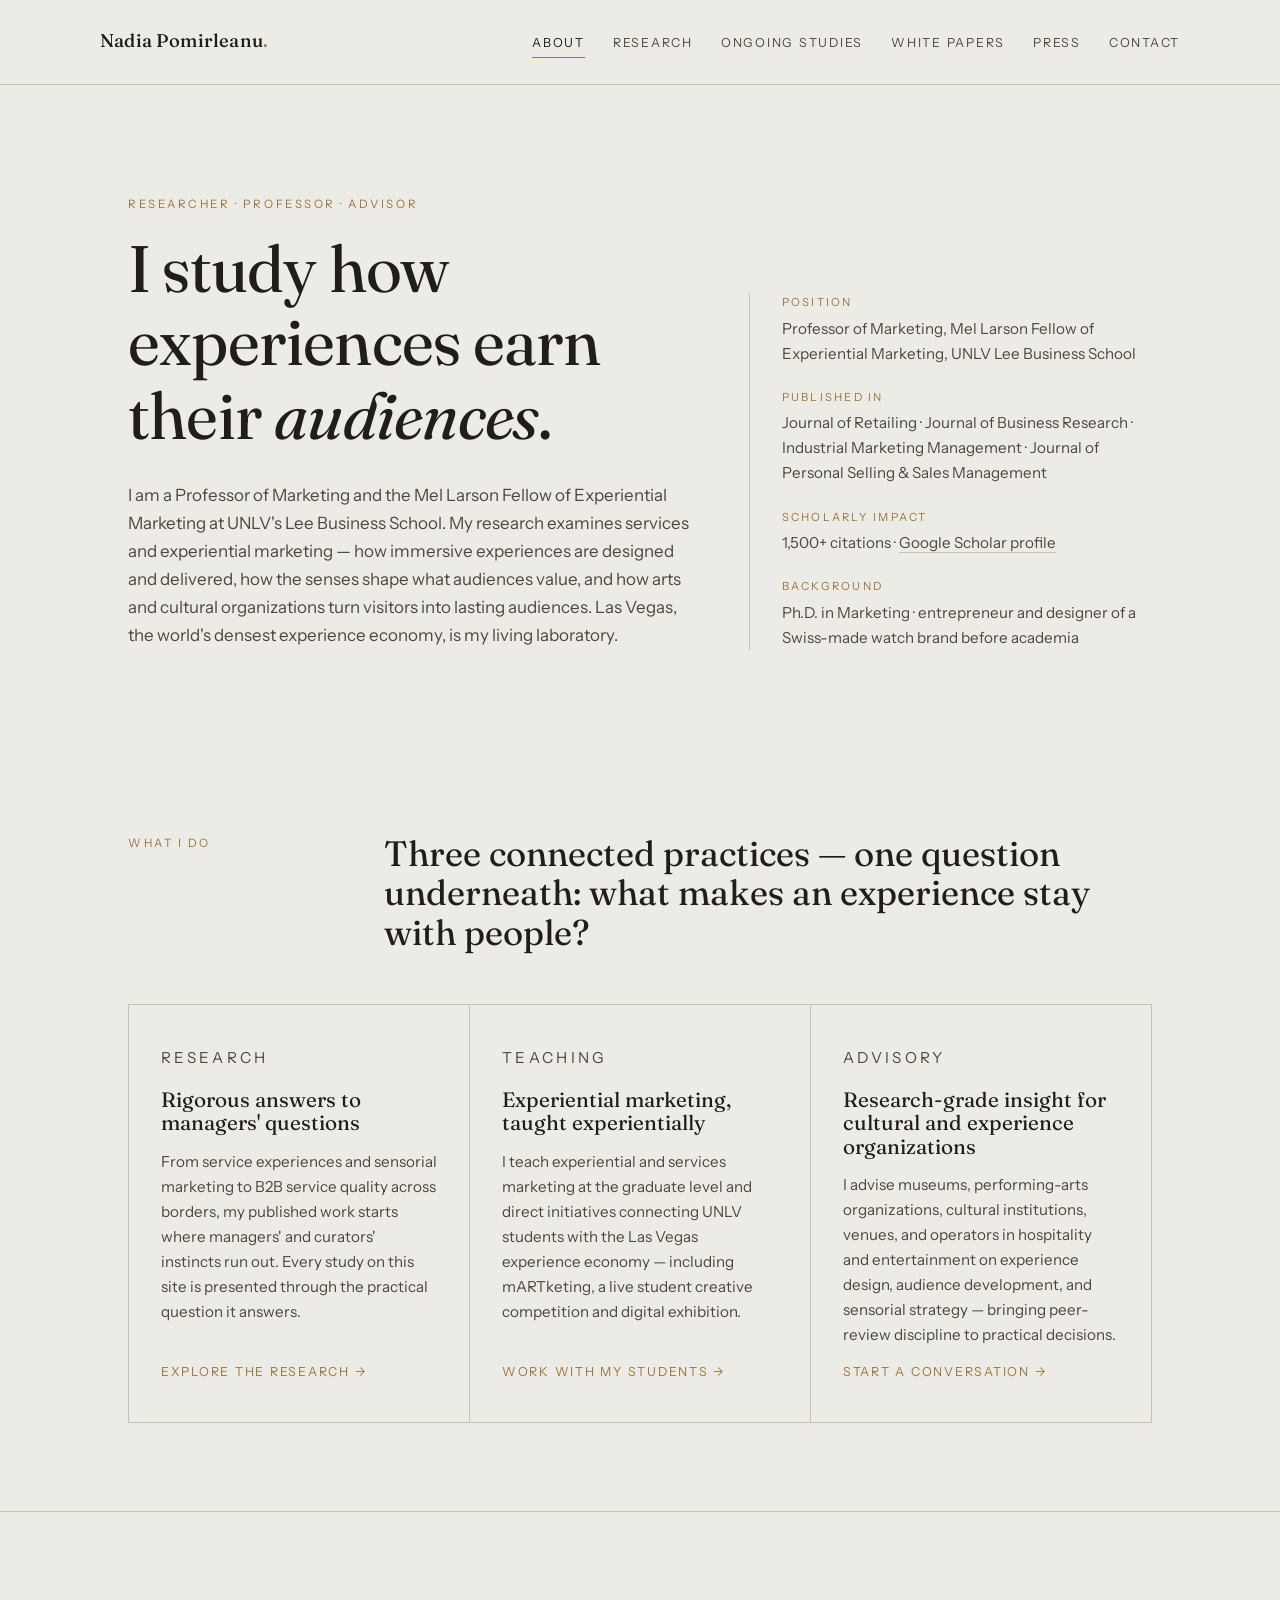
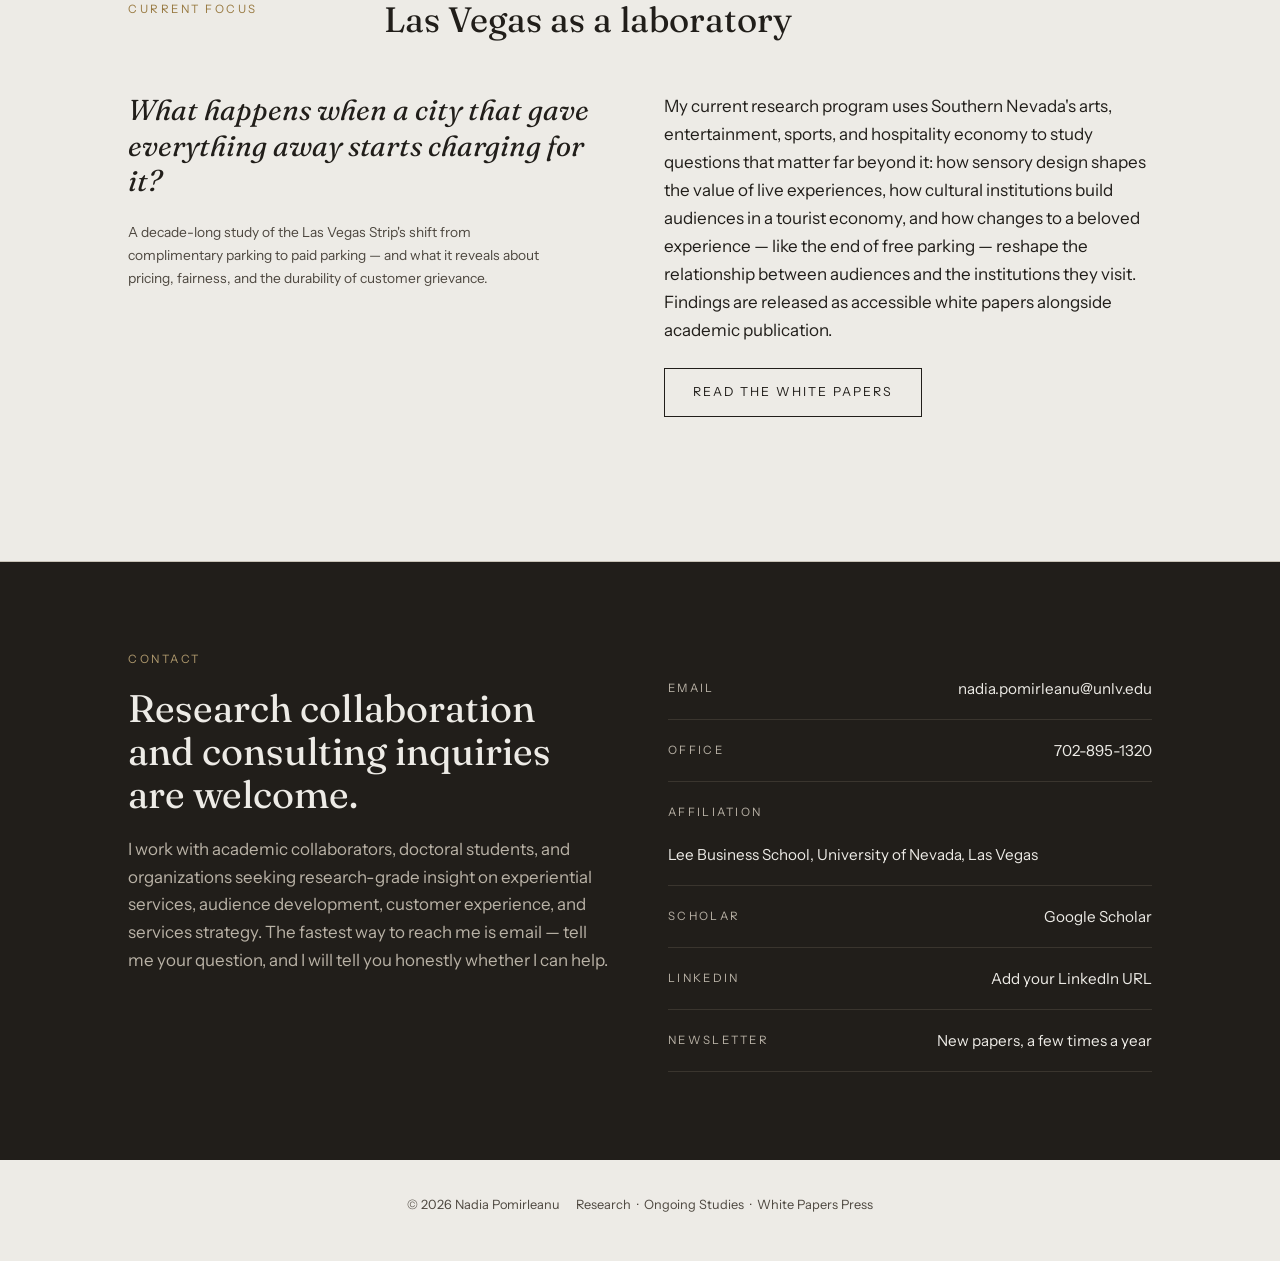
<file: index.html>
<!DOCTYPE html>
<html lang="en">
<head>
<meta charset="UTF-8">
<meta name="viewport" content="width=device-width, initial-scale=1.0">
<title>Nadia Pomirleanu, Ph.D. — Marketing Researcher & Professor</title>
<meta name="description" content="Nadia Pomirleanu is Professor of Marketing and Mel Larson Fellow of Experiential Marketing at UNLV. Research on services, B2B strategy, experiential marketing, and pricing.">
<link rel="preconnect" href="https://fonts.googleapis.com">
<link rel="preconnect" href="https://fonts.gstatic.com" crossorigin>
<link href="https://fonts.googleapis.com/css2?family=Fraunces:ital,opsz,wght@0,9..144,300..600;1,9..144,300..600&family=Instrument+Sans:wght@400;500;600&display=swap" rel="stylesheet">
<link rel="canonical" href="https://nadiapomirleanu.com/">
<meta property="og:type" content="website">
<meta property="og:title" content="Nadia Pomirleanu, Ph.D. — Marketing Researcher & Professor">
<meta property="og:description" content="Research on experiential and immersive services: how the senses shape value, and how arts and cultural organizations earn their audiences.">
<meta property="og:url" content="https://nadiapomirleanu.com/">
<meta property="og:image" content="https://nadiapomirleanu.com/og.png">
<meta name="twitter:card" content="summary_large_image">
<meta name="twitter:title" content="Nadia Pomirleanu, Ph.D. — Marketing Researcher & Professor">
<meta name="twitter:image" content="https://nadiapomirleanu.com/og.png">
<link rel="stylesheet" href="styles.css">
<script src="analytics.js" defer></script>
<script type="application/ld+json">
{
  "@context": "https://schema.org",
  "@type": "Person",
  "name": "Nadia Pomirleanu",
  "honorificSuffix": "Ph.D.",
  "jobTitle": "Professor of Marketing",
  "worksFor": {"@type": "CollegeOrUniversity", "name": "University of Nevada, Las Vegas"},
  "email": "mailto:nadia.pomirleanu@unlv.edu",
  "url": "https://nadiapomirleanu.com",
  "sameAs": ["https://scholar.google.com/citations?user=PlLPTEgAAAAJ"],
  "knowsAbout": ["Experiential Marketing", "Services Marketing", "Sensorial Marketing", "Arts and Culture Marketing", "Customer Experience", "B2B Strategy", "Pricing"]
}
</script>
</head>
<body>

<header class="site">
  <div class="wrap site-bar">
    <a class="wordmark" href="index.html">Nadia Pomirleanu<span>.</span></a>
    <nav class="main">
      <a href="index.html" class="here">About</a>
      <a href="research.html">Research</a>
      <a href="ongoing.html">Ongoing Studies</a>
      <a href="white-papers.html">White Papers</a>
      <a href="press.html">Press</a>
      <a href="#contact">Contact</a>
    </nav>
  </div>
</header>

<section class="hero">
  <div class="wrap ident">
    <div>
      <p class="eyebrow">Researcher · Professor · Advisor</p>
      <h1 class="display">I study how experiences earn their <em>audiences</em>.</h1>
      <p class="lede">I am a Professor of Marketing and the Mel Larson Fellow of Experiential Marketing at UNLV's Lee Business School. My research examines services and experiential marketing — how immersive experiences are designed and delivered, how the senses shape what audiences value, and how arts and cultural organizations turn visitors into lasting audiences. Las Vegas, the world's densest experience economy, is my living laboratory.</p>
    </div>
    <dl class="facts">
      <dt>Position</dt>
      <dd>Professor of Marketing, Mel Larson Fellow of Experiential Marketing, UNLV Lee Business School</dd>
      <dt>Published in</dt>
      <dd>Journal of Retailing · Journal of Business Research · Industrial Marketing Management · Journal of Personal Selling &amp; Sales Management</dd>
      <dt>Scholarly impact</dt>
      <dd>1,500+ citations · <a href="https://scholar.google.com/citations?user=PlLPTEgAAAAJ" style="border-bottom:1px solid var(--line)">Google Scholar profile</a></dd>
      <dt>Background</dt>
      <dd>Ph.D. in Marketing · entrepreneur and designer of a Swiss-made watch brand before academia</dd>
    </dl>
  </div>
</section>

<section class="band">
  <div class="wrap">
    <div class="band-head">
      <p class="eyebrow">What I do</p>
      <h2>Three connected practices — one question underneath: what makes an experience stay with people?</h2>
    </div>
    <div class="pillars">
      <div class="pillar">
        <p class="eyebrow" style="margin-bottom:4px">Research</p>
        <h3>Rigorous answers to managers' questions</h3>
        <p>From service experiences and sensorial marketing to B2B service quality across borders, my published work starts where managers' and curators' instincts run out. Every study on this site is presented through the practical question it answers.</p>
        <a class="more" href="research.html">Explore the research →</a>
      </div>
      <div class="pillar">
        <p class="eyebrow" style="margin-bottom:4px">Teaching</p>
        <h3>Experiential marketing, taught experientially</h3>
        <p>I teach experiential and services marketing at the graduate level and direct initiatives connecting UNLV students with the Las Vegas experience economy — including mARTketing, a live student creative competition and digital exhibition.</p>
        <a class="more" href="#contact">Work with my students →</a>
      </div>
      <div class="pillar">
        <p class="eyebrow" style="margin-bottom:4px">Advisory</p>
        <h3>Research-grade insight for cultural and experience organizations</h3>
        <p>I advise museums, performing-arts organizations, cultural institutions, venues, and operators in hospitality and entertainment on experience design, audience development, and sensorial strategy — bringing peer-review discipline to practical decisions.</p>
        <a class="more" href="#contact">Start a conversation →</a>
      </div>
    </div>
  </div>
</section>

<section class="band">
  <div class="wrap">
    <div class="band-head">
      <p class="eyebrow">Current focus</p>
      <h2>Las Vegas as a laboratory</h2>
    </div>
    <div class="entry" style="border-top:none; padding-top:0">
      <div>
        <p class="q"><em>What happens when a city that gave everything away starts charging for it?</em></p>
        <p class="meta">A decade-long study of the Las Vegas Strip's shift from complimentary parking to paid parking — and what it reveals about pricing, fairness, and the durability of customer grievance.</p>
      </div>
      <div class="body">
        <p>My current research program uses Southern Nevada's arts, entertainment, sports, and hospitality economy to study questions that matter far beyond it: how sensory design shapes the value of live experiences, how cultural institutions build audiences in a tourist economy, and how changes to a beloved experience — like the end of free parking — reshape the relationship between audiences and the institutions they visit. Findings are released as accessible white papers alongside academic publication.</p>
        <a class="btn" href="white-papers.html">Read the white papers</a>
      </div>
    </div>
  </div>
</section>

<section class="band dark" id="contact">
  <div class="wrap contact-grid">
    <div>
      <p class="eyebrow">Contact</p>
      <h2>Research collaboration and consulting inquiries are welcome.</h2>
      <p class="lede" style="margin-top:20px">I work with academic collaborators, doctoral students, and organizations seeking research-grade insight on experiential services, audience development, customer experience, and services strategy. The fastest way to reach me is email — tell me your question, and I will tell you honestly whether I can help.</p>
    </div>
    <div>
      <ul class="contact-list">
        <li><span>Email</span><a href="mailto:nadia.pomirleanu@unlv.edu">nadia.pomirleanu@unlv.edu</a></li>
        <li><span>Office</span><a href="tel:702-895-1320">702-895-1320</a></li>
        <li><span>Affiliation</span>Lee Business School, University of Nevada, Las Vegas</li>
        <li><span>Scholar</span><a href="https://scholar.google.com/citations?user=PlLPTEgAAAAJ">Google Scholar</a></li>
        <li><span>LinkedIn</span><a href="#">Add your LinkedIn URL</a></li>
        <li><span>Newsletter</span><a href="#REPLACE-WITH-NEWSLETTER-LINK" data-newsletter>New papers, a few times a year</a></li>
      </ul>
    </div>
  </div>
</section>

<footer class="site">
  <div class="wrap" style="display:flex; justify-content:space-between; flex-wrap:wrap; gap:16px; padding:0 28px">
    <div>© 2026 Nadia Pomirleanu</div>
    <div><a href="research.html">Research</a> &nbsp;·&nbsp; <a href="ongoing.html">Ongoing Studies</a> &nbsp;·&nbsp; <a href="white-papers.html">White Papers</a>
      <a href="press.html">Press</a></div>
  </div>
</footer>

</body>
</html>
</file>
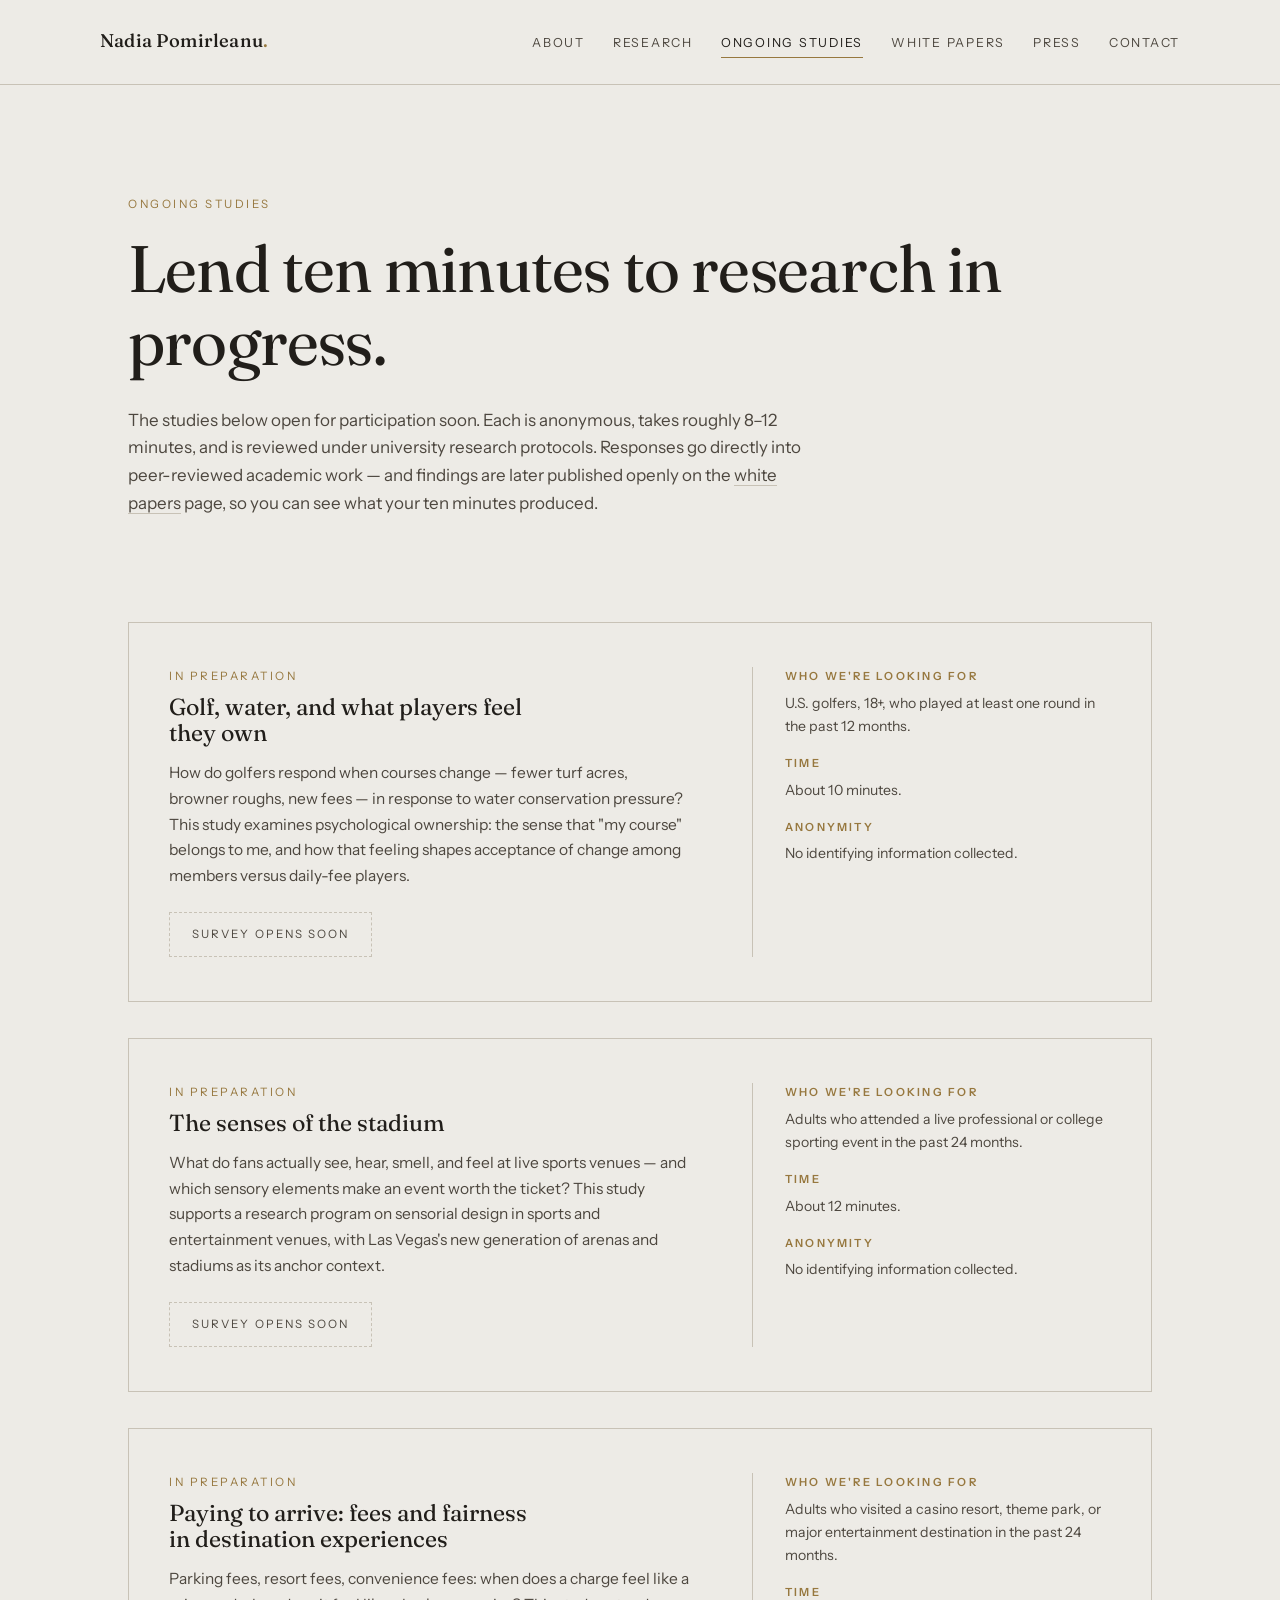
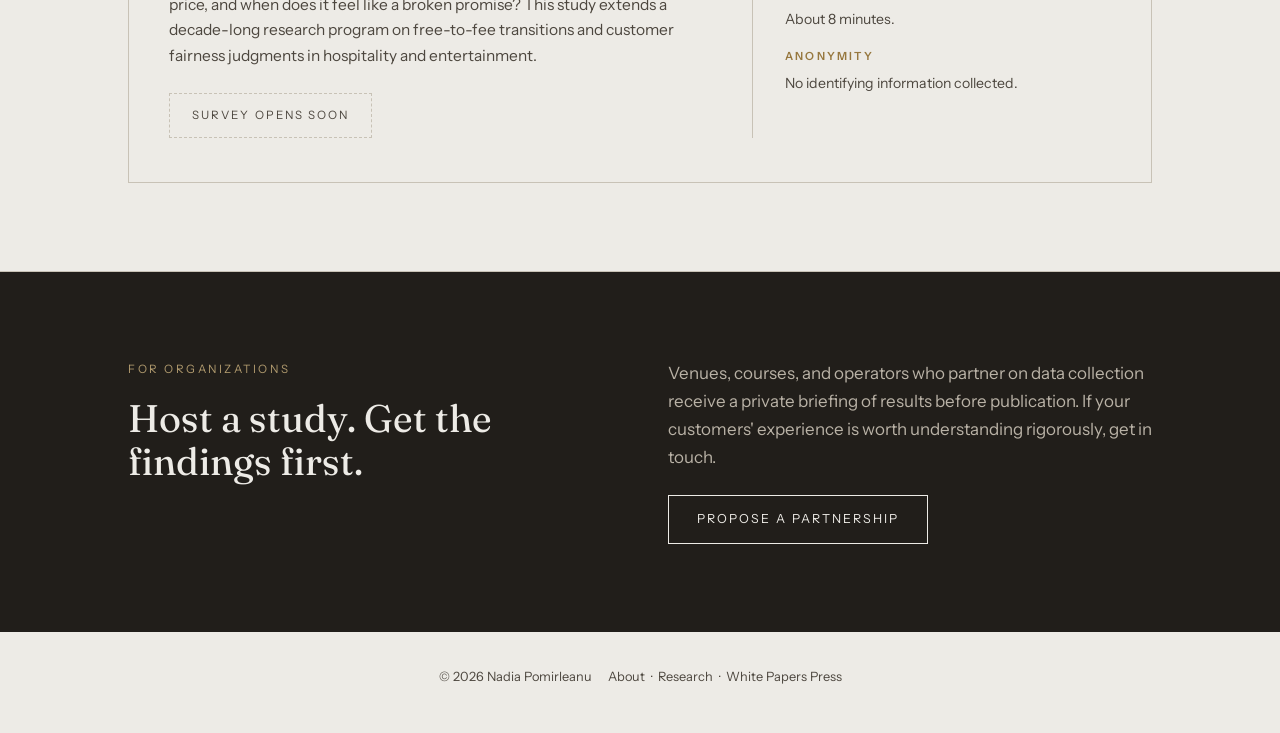
<file: ongoing.html>
<!DOCTYPE html>
<html lang="en">
<head>
<meta charset="UTF-8">
<meta name="viewport" content="width=device-width, initial-scale=1.0">
<title>Ongoing Studies — Nadia Pomirleanu, Ph.D.</title>
<meta name="description" content="Participate in ongoing marketing research studies by Nadia Pomirleanu, UNLV.">
<link rel="preconnect" href="https://fonts.googleapis.com">
<link rel="preconnect" href="https://fonts.gstatic.com" crossorigin>
<link href="https://fonts.googleapis.com/css2?family=Fraunces:ital,opsz,wght@0,9..144,300..600;1,9..144,300..600&family=Instrument+Sans:wght@400;500;600&display=swap" rel="stylesheet">
<link rel="canonical" href="https://nadiapomirleanu.com/ongoing.html">
<meta property="og:type" content="website">
<meta property="og:title" content="Ongoing Studies — Nadia Pomirleanu, Ph.D.">
<meta property="og:description" content="Participate in ongoing marketing research: surveys on golf and water, stadium senses, and destination fees.">
<meta property="og:url" content="https://nadiapomirleanu.com/ongoing.html">
<meta property="og:image" content="https://nadiapomirleanu.com/og.png">
<meta name="twitter:card" content="summary_large_image">
<meta name="twitter:title" content="Ongoing Studies — Nadia Pomirleanu, Ph.D.">
<meta name="twitter:image" content="https://nadiapomirleanu.com/og.png">
<link rel="stylesheet" href="styles.css">
<script src="analytics.js" defer></script>
</head>
<body>

<header class="site">
  <div class="wrap site-bar">
    <a class="wordmark" href="index.html">Nadia Pomirleanu<span>.</span></a>
    <nav class="main">
      <a href="index.html">About</a>
      <a href="research.html">Research</a>
      <a href="ongoing.html" class="here">Ongoing Studies</a>
      <a href="white-papers.html">White Papers</a>
      <a href="press.html">Press</a>
      <a href="index.html#contact">Contact</a>
    </nav>
  </div>
</header>

<section class="hero" style="padding-bottom:64px">
  <div class="wrap">
    <p class="eyebrow">Ongoing Studies</p>
    <h1 class="display">Lend ten minutes to research in progress.</h1>
    <p class="lede" style="margin-top:28px">The studies below open for participation soon. Each is anonymous, takes roughly 8–12 minutes, and is reviewed under university research protocols. Responses go directly into peer-reviewed academic work — and findings are later published openly on the <a href="white-papers.html" style="border-bottom:1px solid var(--line)">white papers</a> page, so you can see what your ten minutes produced.</p>
  </div>
</section>

<section class="band" style="padding-top:40px">
  <div class="wrap">

    <!-- STUDY 1 — replace # with your live Qualtrics link -->
    <div class="study">
      <div>
        <p class="eyebrow" style="margin-bottom:8px">In preparation</p>
        <h3>Golf, water, and what players feel they own</h3>
        <p class="desc">How do golfers respond when courses change — fewer turf acres, browner roughs, new fees — in response to water conservation pressure? This study examines psychological ownership: the sense that "my course" belongs to me, and how that feeling shapes acceptance of change among members versus daily-fee players.</p>
        <span class="soon">Survey opens soon</span>
      </div>
      <div class="aside">
        <b>Who we're looking for</b>
        U.S. golfers, 18+, who played at least one round in the past 12 months.
        <b>Time</b>
        About 10 minutes.
        <b>Anonymity</b>
        No identifying information collected.
      </div>
    </div>

    <!-- STUDY 2 — replace # with your live Qualtrics link -->
    <div class="study">
      <div>
        <p class="eyebrow" style="margin-bottom:8px">In preparation</p>
        <h3>The senses of the stadium</h3>
        <p class="desc">What do fans actually see, hear, smell, and feel at live sports venues — and which sensory elements make an event worth the ticket? This study supports a research program on sensorial design in sports and entertainment venues, with Las Vegas's new generation of arenas and stadiums as its anchor context.</p>
        <span class="soon">Survey opens soon</span>
      </div>
      <div class="aside">
        <b>Who we're looking for</b>
        Adults who attended a live professional or college sporting event in the past 24 months.
        <b>Time</b>
        About 12 minutes.
        <b>Anonymity</b>
        No identifying information collected.
      </div>
    </div>

    <!-- STUDY 3 — replace # with your live Qualtrics link -->
    <div class="study">
      <div>
        <p class="eyebrow" style="margin-bottom:8px">In preparation</p>
        <h3>Paying to arrive: fees and fairness in destination experiences</h3>
        <p class="desc">Parking fees, resort fees, convenience fees: when does a charge feel like a price, and when does it feel like a broken promise? This study extends a decade-long research program on free-to-fee transitions and customer fairness judgments in hospitality and entertainment.</p>
        <span class="soon">Survey opens soon</span>
      </div>
      <div class="aside">
        <b>Who we're looking for</b>
        Adults who visited a casino resort, theme park, or major entertainment destination in the past 24 months.
        <b>Time</b>
        About 8 minutes.
        <b>Anonymity</b>
        No identifying information collected.
      </div>
    </div>

  </div>
</section>

<section class="band dark">
  <div class="wrap contact-grid">
    <div>
      <p class="eyebrow">For organizations</p>
      <h2>Host a study. Get the findings first.</h2>
    </div>
    <div style="align-self:center">
      <p class="lede">Venues, courses, and operators who partner on data collection receive a private briefing of results before publication. If your customers' experience is worth understanding rigorously, get in touch.</p>
      <a class="btn" href="mailto:nadia.pomirleanu@unlv.edu?subject=Research%20partnership">Propose a partnership</a>
    </div>
  </div>
</section>

<footer class="site">
  <div class="wrap" style="display:flex; justify-content:space-between; flex-wrap:wrap; gap:16px; padding:0 28px">
    <div>© 2026 Nadia Pomirleanu</div>
    <div><a href="index.html">About</a> &nbsp;·&nbsp; <a href="research.html">Research</a> &nbsp;·&nbsp; <a href="white-papers.html">White Papers</a>
      <a href="press.html">Press</a></div>
  </div>
</footer>

</body>
</html>
</file>
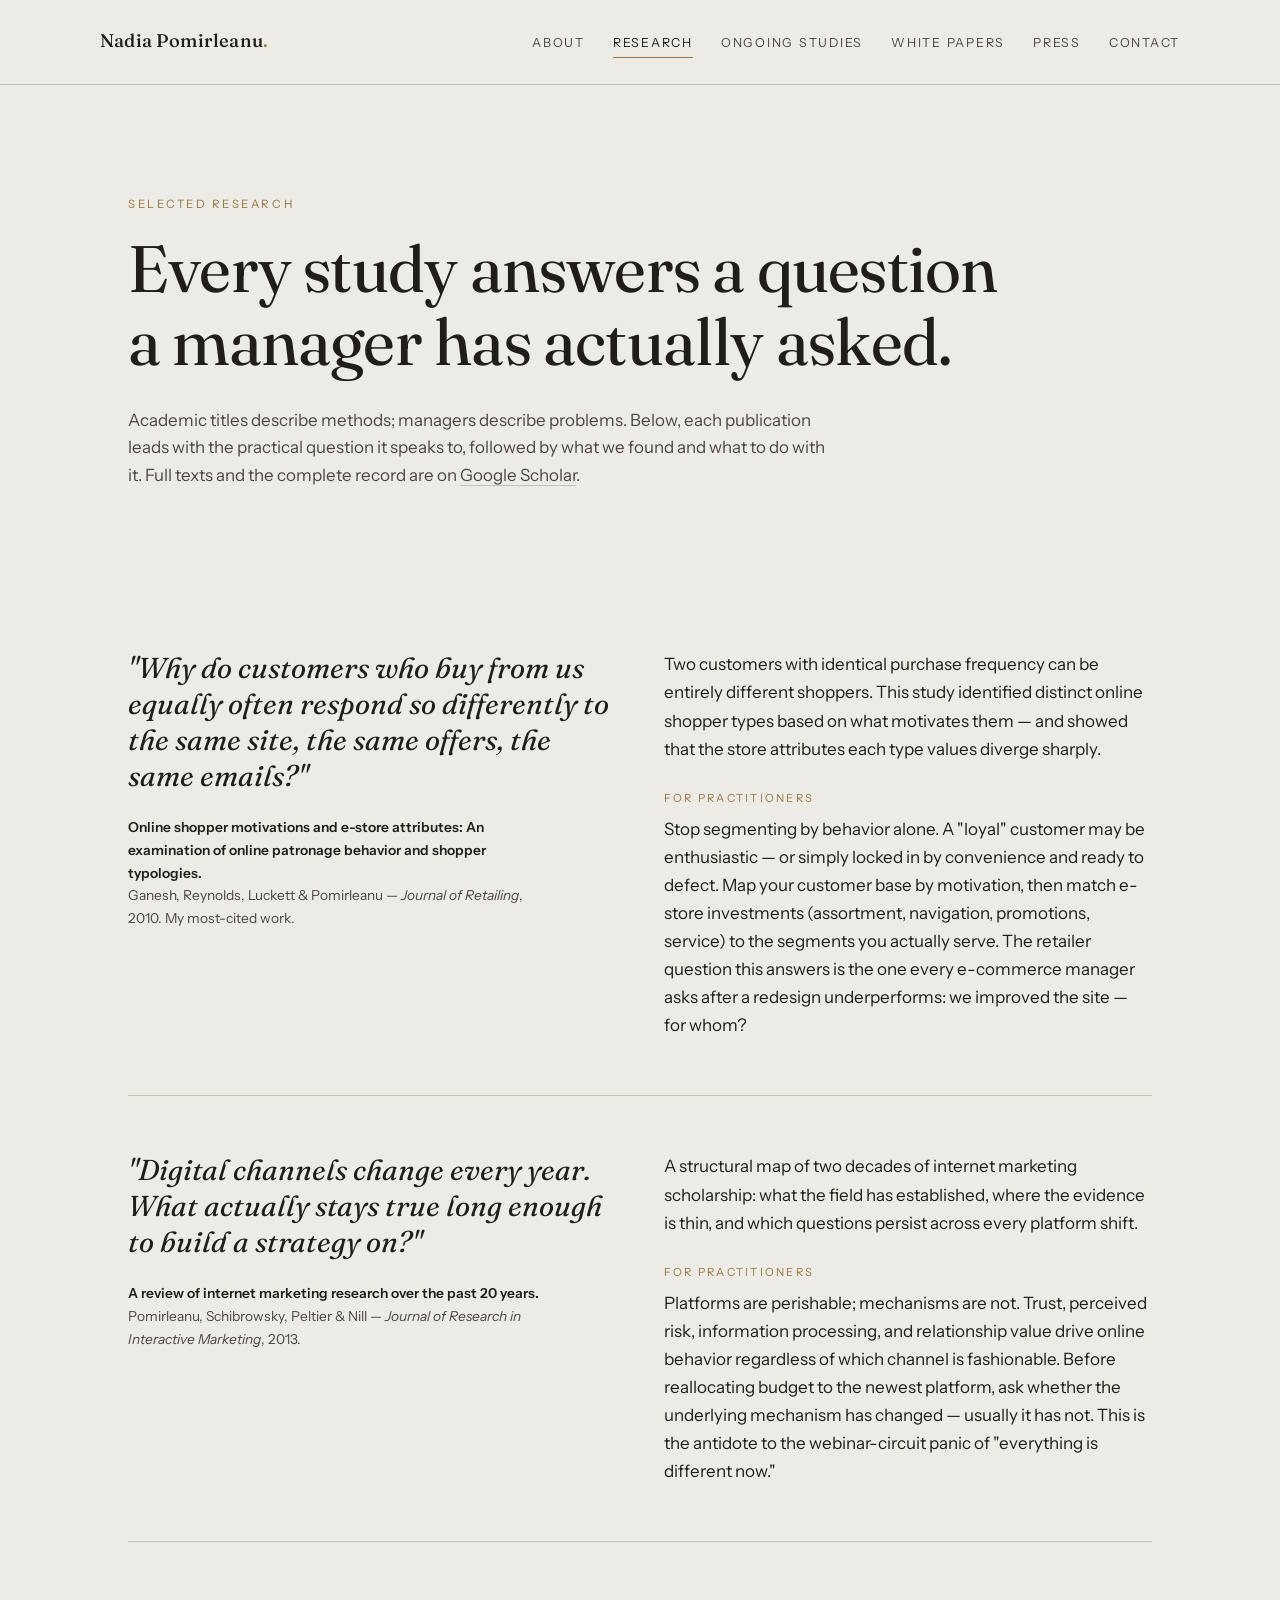
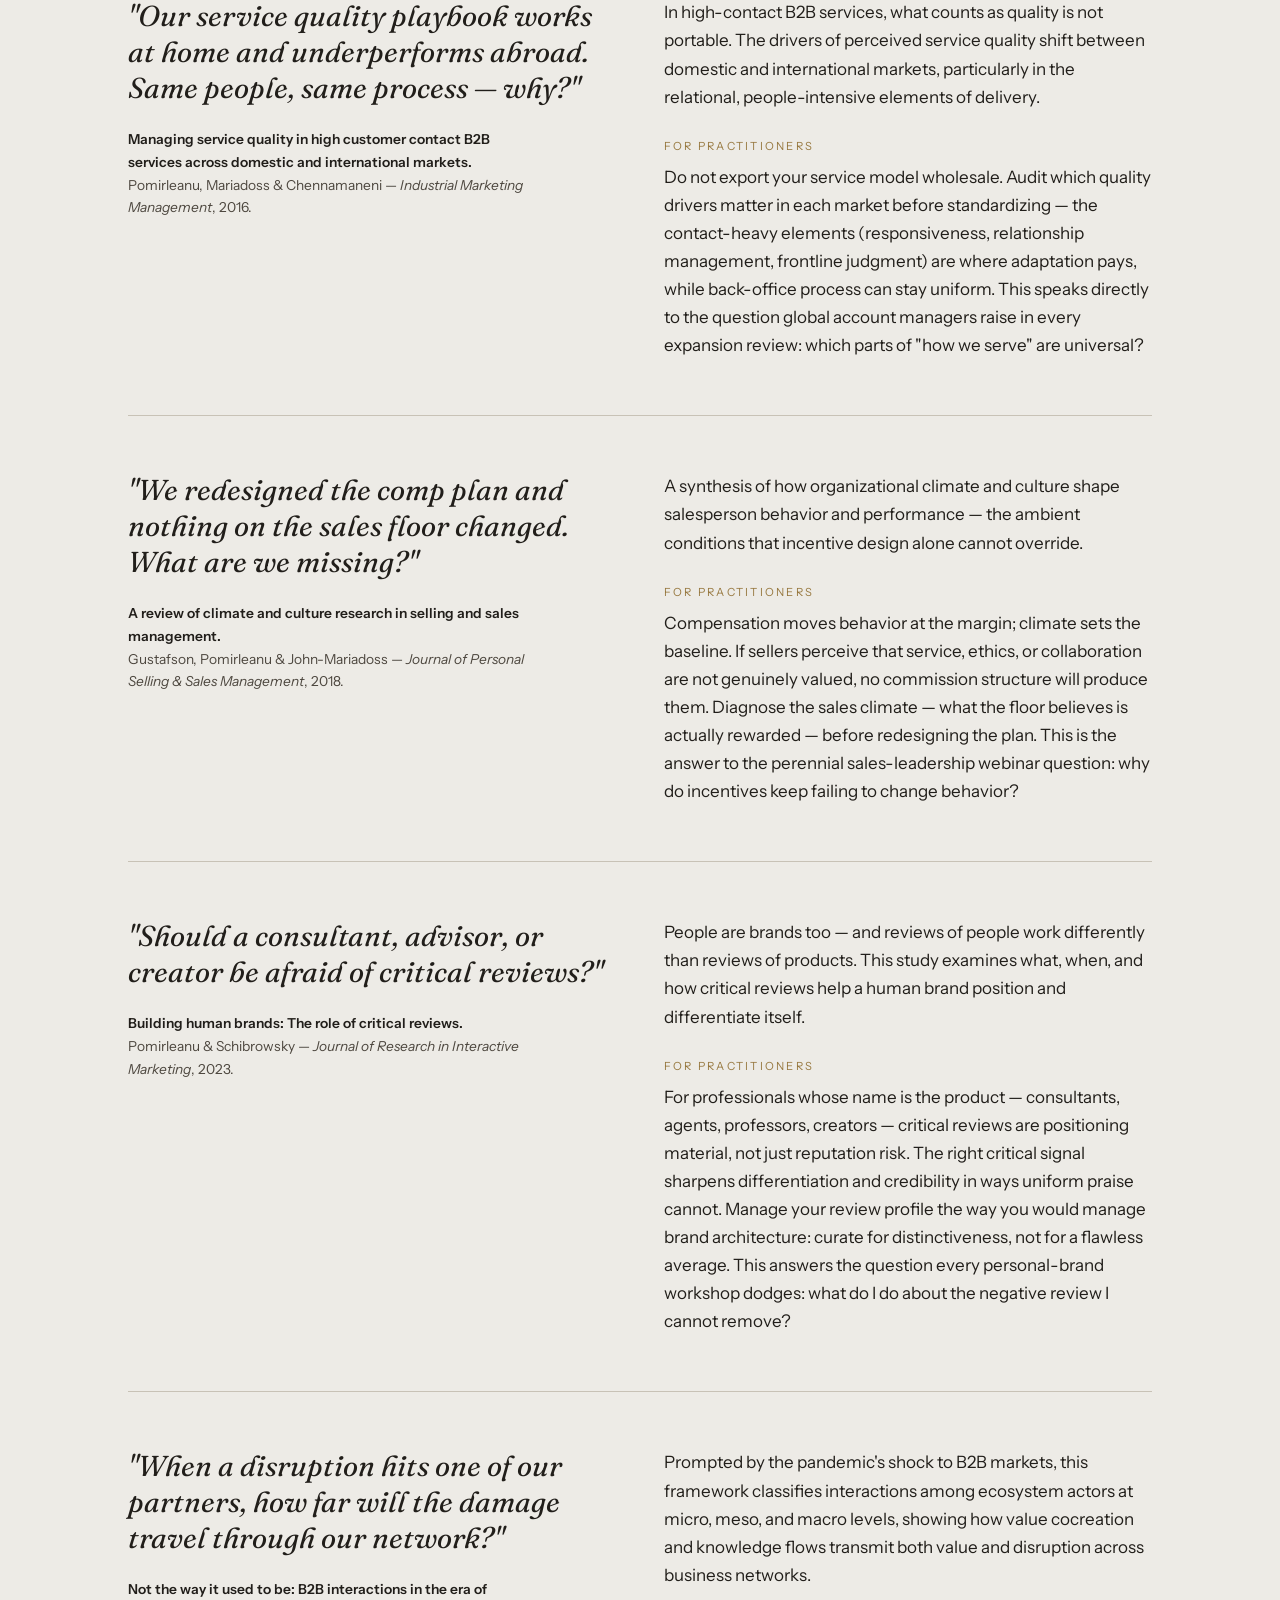
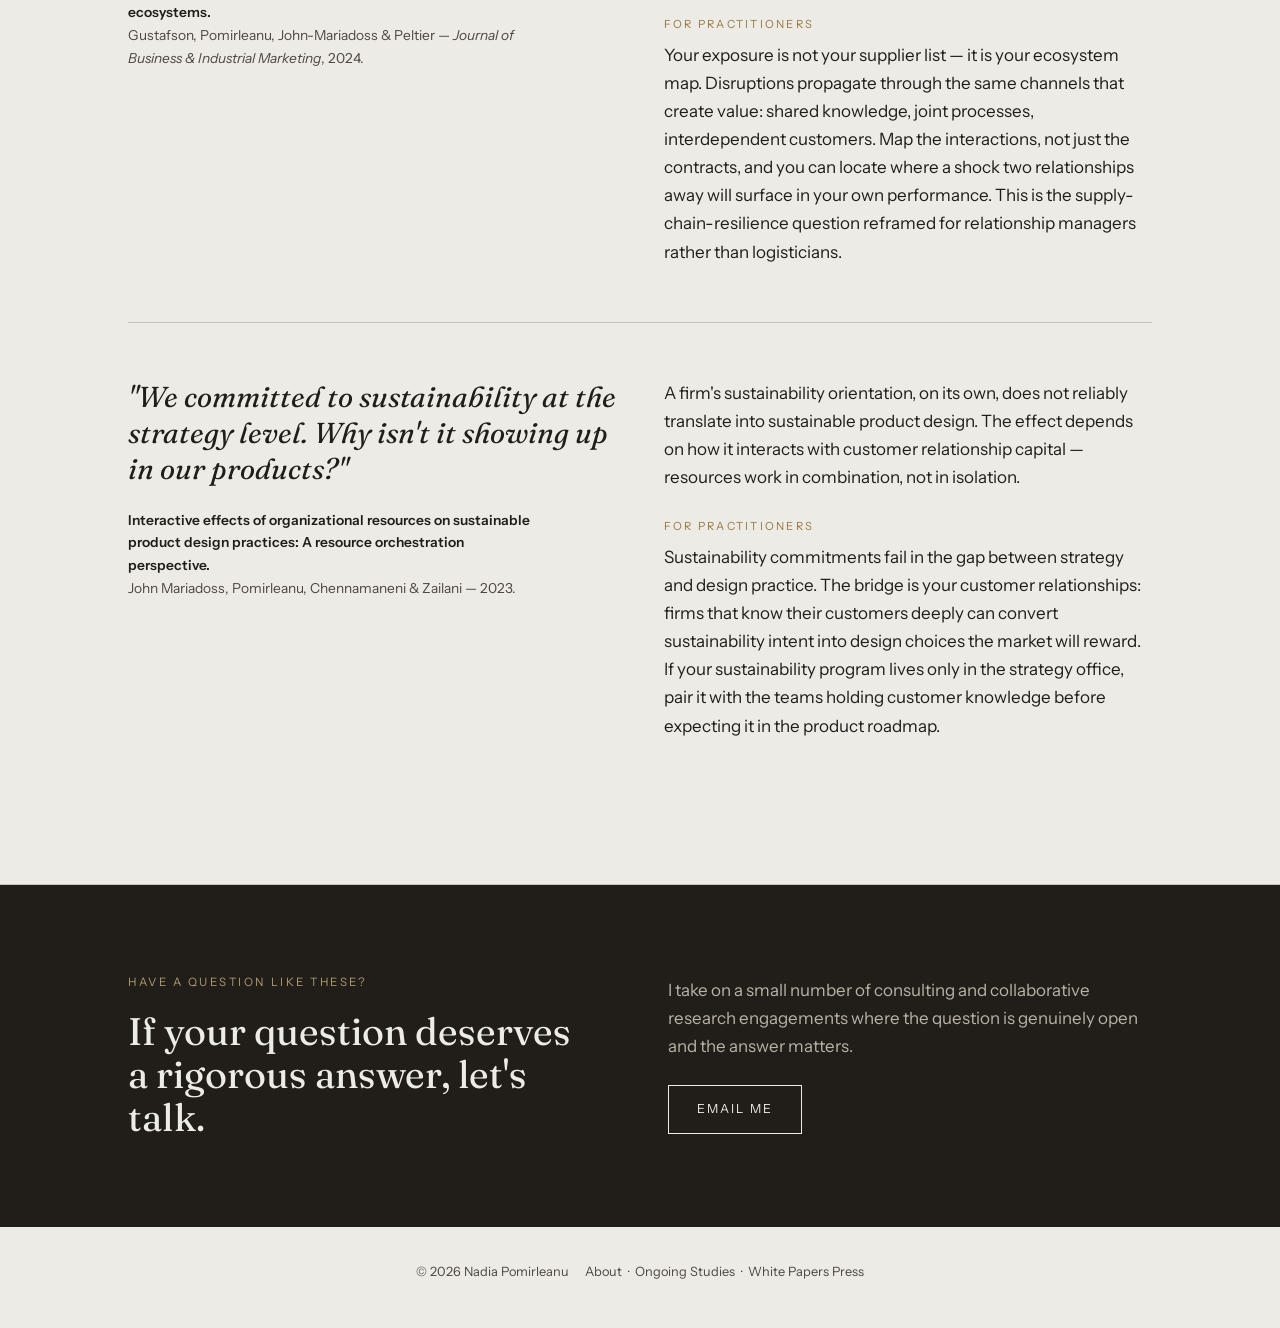
<file: research.html>
<!DOCTYPE html>
<html lang="en">
<head>
<meta charset="UTF-8">
<meta name="viewport" content="width=device-width, initial-scale=1.0">
<title>Research — Nadia Pomirleanu, Ph.D.</title>
<meta name="description" content="Selected research by Nadia Pomirleanu, presented through the practitioner questions each study answers.">
<link rel="preconnect" href="https://fonts.googleapis.com">
<link rel="preconnect" href="https://fonts.gstatic.com" crossorigin>
<link href="https://fonts.googleapis.com/css2?family=Fraunces:ital,opsz,wght@0,9..144,300..600;1,9..144,300..600&family=Instrument+Sans:wght@400;500;600&display=swap" rel="stylesheet">
<link rel="canonical" href="https://nadiapomirleanu.com/research.html">
<meta property="og:type" content="website">
<meta property="og:title" content="Research — Nadia Pomirleanu, Ph.D.">
<meta property="og:description" content="Selected research presented through the practitioner questions each study answers.">
<meta property="og:url" content="https://nadiapomirleanu.com/research.html">
<meta property="og:image" content="https://nadiapomirleanu.com/og.png">
<meta name="twitter:card" content="summary_large_image">
<meta name="twitter:title" content="Research — Nadia Pomirleanu, Ph.D.">
<meta name="twitter:image" content="https://nadiapomirleanu.com/og.png">
<link rel="stylesheet" href="styles.css">
<script src="analytics.js" defer></script>
</head>
<body>

<header class="site">
  <div class="wrap site-bar">
    <a class="wordmark" href="index.html">Nadia Pomirleanu<span>.</span></a>
    <nav class="main">
      <a href="index.html">About</a>
      <a href="research.html" class="here">Research</a>
      <a href="ongoing.html">Ongoing Studies</a>
      <a href="white-papers.html">White Papers</a>
      <a href="press.html">Press</a>
      <a href="index.html#contact">Contact</a>
    </nav>
  </div>
</header>

<section class="hero" style="padding-bottom:64px">
  <div class="wrap">
    <p class="eyebrow">Selected Research</p>
    <h1 class="display">Every study answers a question a manager has actually asked.</h1>
    <p class="lede" style="margin-top:28px">Academic titles describe methods; managers describe problems. Below, each publication leads with the practical question it speaks to, followed by what we found and what to do with it. Full texts and the complete record are on <a href="https://scholar.google.com/citations?user=PlLPTEgAAAAJ" style="border-bottom:1px solid var(--line)">Google Scholar</a>.</p>
  </div>
</section>

<section class="band" style="padding-top:40px">
  <div class="wrap">

    <article class="entry">
      <div>
        <p class="q"><em>"Why do customers who buy from us equally often respond so differently to the same site, the same offers, the same emails?"</em></p>
        <p class="meta"><strong>Online shopper motivations and e-store attributes: An examination of online patronage behavior and shopper typologies.</strong><br>Ganesh, Reynolds, Luckett &amp; Pomirleanu — <em>Journal of Retailing</em>, 2010. My most-cited work.</p>
      </div>
      <div class="body">
        <p>Two customers with identical purchase frequency can be entirely different shoppers. This study identified distinct online shopper types based on what motivates them — and showed that the store attributes each type values diverge sharply.</p>
        <div class="practice">
          <span class="label">For practitioners</span>
          <p>Stop segmenting by behavior alone. A "loyal" customer may be enthusiastic — or simply locked in by convenience and ready to defect. Map your customer base by motivation, then match e-store investments (assortment, navigation, promotions, service) to the segments you actually serve. The retailer question this answers is the one every e-commerce manager asks after a redesign underperforms: we improved the site — for whom?</p>
        </div>
      </div>
    </article>

    <article class="entry">
      <div>
        <p class="q"><em>"Digital channels change every year. What actually stays true long enough to build a strategy on?"</em></p>
        <p class="meta"><strong>A review of internet marketing research over the past 20 years.</strong><br>Pomirleanu, Schibrowsky, Peltier &amp; Nill — <em>Journal of Research in Interactive Marketing</em>, 2013.</p>
      </div>
      <div class="body">
        <p>A structural map of two decades of internet marketing scholarship: what the field has established, where the evidence is thin, and which questions persist across every platform shift.</p>
        <div class="practice">
          <span class="label">For practitioners</span>
          <p>Platforms are perishable; mechanisms are not. Trust, perceived risk, information processing, and relationship value drive online behavior regardless of which channel is fashionable. Before reallocating budget to the newest platform, ask whether the underlying mechanism has changed — usually it has not. This is the antidote to the webinar-circuit panic of "everything is different now."</p>
        </div>
      </div>
    </article>

    <article class="entry">
      <div>
        <p class="q"><em>"Our service quality playbook works at home and underperforms abroad. Same people, same process — why?"</em></p>
        <p class="meta"><strong>Managing service quality in high customer contact B2B services across domestic and international markets.</strong><br>Pomirleanu, Mariadoss &amp; Chennamaneni — <em>Industrial Marketing Management</em>, 2016.</p>
      </div>
      <div class="body">
        <p>In high-contact B2B services, what counts as quality is not portable. The drivers of perceived service quality shift between domestic and international markets, particularly in the relational, people-intensive elements of delivery.</p>
        <div class="practice">
          <span class="label">For practitioners</span>
          <p>Do not export your service model wholesale. Audit which quality drivers matter in each market before standardizing — the contact-heavy elements (responsiveness, relationship management, frontline judgment) are where adaptation pays, while back-office process can stay uniform. This speaks directly to the question global account managers raise in every expansion review: which parts of "how we serve" are universal?</p>
        </div>
      </div>
    </article>

    <article class="entry">
      <div>
        <p class="q"><em>"We redesigned the comp plan and nothing on the sales floor changed. What are we missing?"</em></p>
        <p class="meta"><strong>A review of climate and culture research in selling and sales management.</strong><br>Gustafson, Pomirleanu &amp; John-Mariadoss — <em>Journal of Personal Selling &amp; Sales Management</em>, 2018.</p>
      </div>
      <div class="body">
        <p>A synthesis of how organizational climate and culture shape salesperson behavior and performance — the ambient conditions that incentive design alone cannot override.</p>
        <div class="practice">
          <span class="label">For practitioners</span>
          <p>Compensation moves behavior at the margin; climate sets the baseline. If sellers perceive that service, ethics, or collaboration are not genuinely valued, no commission structure will produce them. Diagnose the sales climate — what the floor believes is actually rewarded — before redesigning the plan. This is the answer to the perennial sales-leadership webinar question: why do incentives keep failing to change behavior?</p>
        </div>
      </div>
    </article>

    <article class="entry">
      <div>
        <p class="q"><em>"Should a consultant, advisor, or creator be afraid of critical reviews?"</em></p>
        <p class="meta"><strong>Building human brands: The role of critical reviews.</strong><br>Pomirleanu &amp; Schibrowsky — <em>Journal of Research in Interactive Marketing</em>, 2023.</p>
      </div>
      <div class="body">
        <p>People are brands too — and reviews of people work differently than reviews of products. This study examines what, when, and how critical reviews help a human brand position and differentiate itself.</p>
        <div class="practice">
          <span class="label">For practitioners</span>
          <p>For professionals whose name is the product — consultants, agents, professors, creators — critical reviews are positioning material, not just reputation risk. The right critical signal sharpens differentiation and credibility in ways uniform praise cannot. Manage your review profile the way you would manage brand architecture: curate for distinctiveness, not for a flawless average. This answers the question every personal-brand workshop dodges: what do I do about the negative review I cannot remove?</p>
        </div>
      </div>
    </article>

    <article class="entry">
      <div>
        <p class="q"><em>"When a disruption hits one of our partners, how far will the damage travel through our network?"</em></p>
        <p class="meta"><strong>Not the way it used to be: B2B interactions in the era of ecosystems.</strong><br>Gustafson, Pomirleanu, John-Mariadoss &amp; Peltier — <em>Journal of Business &amp; Industrial Marketing</em>, 2024.</p>
      </div>
      <div class="body">
        <p>Prompted by the pandemic's shock to B2B markets, this framework classifies interactions among ecosystem actors at micro, meso, and macro levels, showing how value cocreation and knowledge flows transmit both value and disruption across business networks.</p>
        <div class="practice">
          <span class="label">For practitioners</span>
          <p>Your exposure is not your supplier list — it is your ecosystem map. Disruptions propagate through the same channels that create value: shared knowledge, joint processes, interdependent customers. Map the interactions, not just the contracts, and you can locate where a shock two relationships away will surface in your own performance. This is the supply-chain-resilience question reframed for relationship managers rather than logisticians.</p>
        </div>
      </div>
    </article>

    <article class="entry">
      <div>
        <p class="q"><em>"We committed to sustainability at the strategy level. Why isn't it showing up in our products?"</em></p>
        <p class="meta"><strong>Interactive effects of organizational resources on sustainable product design practices: A resource orchestration perspective.</strong><br>John Mariadoss, Pomirleanu, Chennamaneni &amp; Zailani — 2023.</p>
      </div>
      <div class="body">
        <p>A firm's sustainability orientation, on its own, does not reliably translate into sustainable product design. The effect depends on how it interacts with customer relationship capital — resources work in combination, not in isolation.</p>
        <div class="practice">
          <span class="label">For practitioners</span>
          <p>Sustainability commitments fail in the gap between strategy and design practice. The bridge is your customer relationships: firms that know their customers deeply can convert sustainability intent into design choices the market will reward. If your sustainability program lives only in the strategy office, pair it with the teams holding customer knowledge before expecting it in the product roadmap.</p>
        </div>
      </div>
    </article>

  </div>
</section>

<section class="band dark">
  <div class="wrap contact-grid">
    <div>
      <p class="eyebrow">Have a question like these?</p>
      <h2>If your question deserves a rigorous answer, let's talk.</h2>
    </div>
    <div style="align-self:center">
      <p class="lede">I take on a small number of consulting and collaborative research engagements where the question is genuinely open and the answer matters.</p>
      <a class="btn" href="mailto:nadia.pomirleanu@unlv.edu">Email me</a>
    </div>
  </div>
</section>

<footer class="site">
  <div class="wrap" style="display:flex; justify-content:space-between; flex-wrap:wrap; gap:16px; padding:0 28px">
    <div>© 2026 Nadia Pomirleanu</div>
    <div><a href="index.html">About</a> &nbsp;·&nbsp; <a href="ongoing.html">Ongoing Studies</a> &nbsp;·&nbsp; <a href="white-papers.html">White Papers</a>
      <a href="press.html">Press</a></div>
  </div>
</footer>

</body>
</html>
</file>
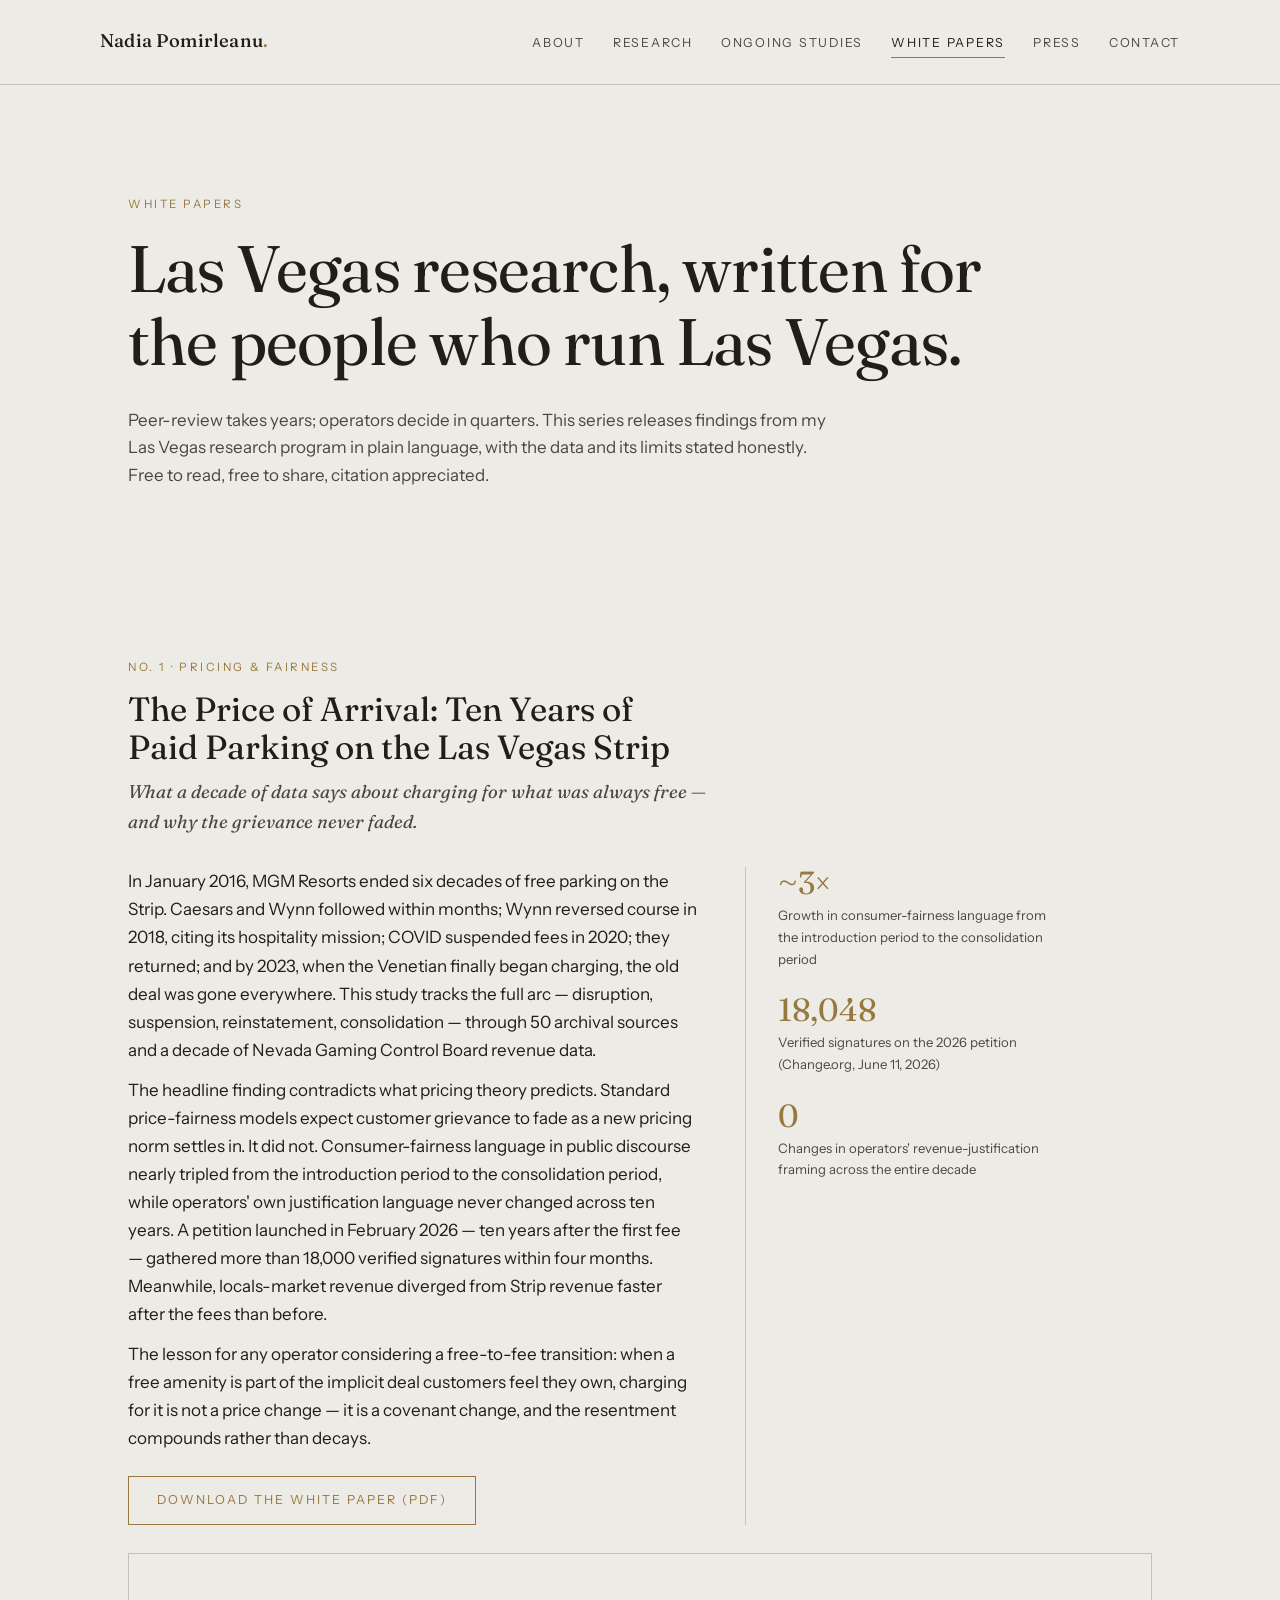
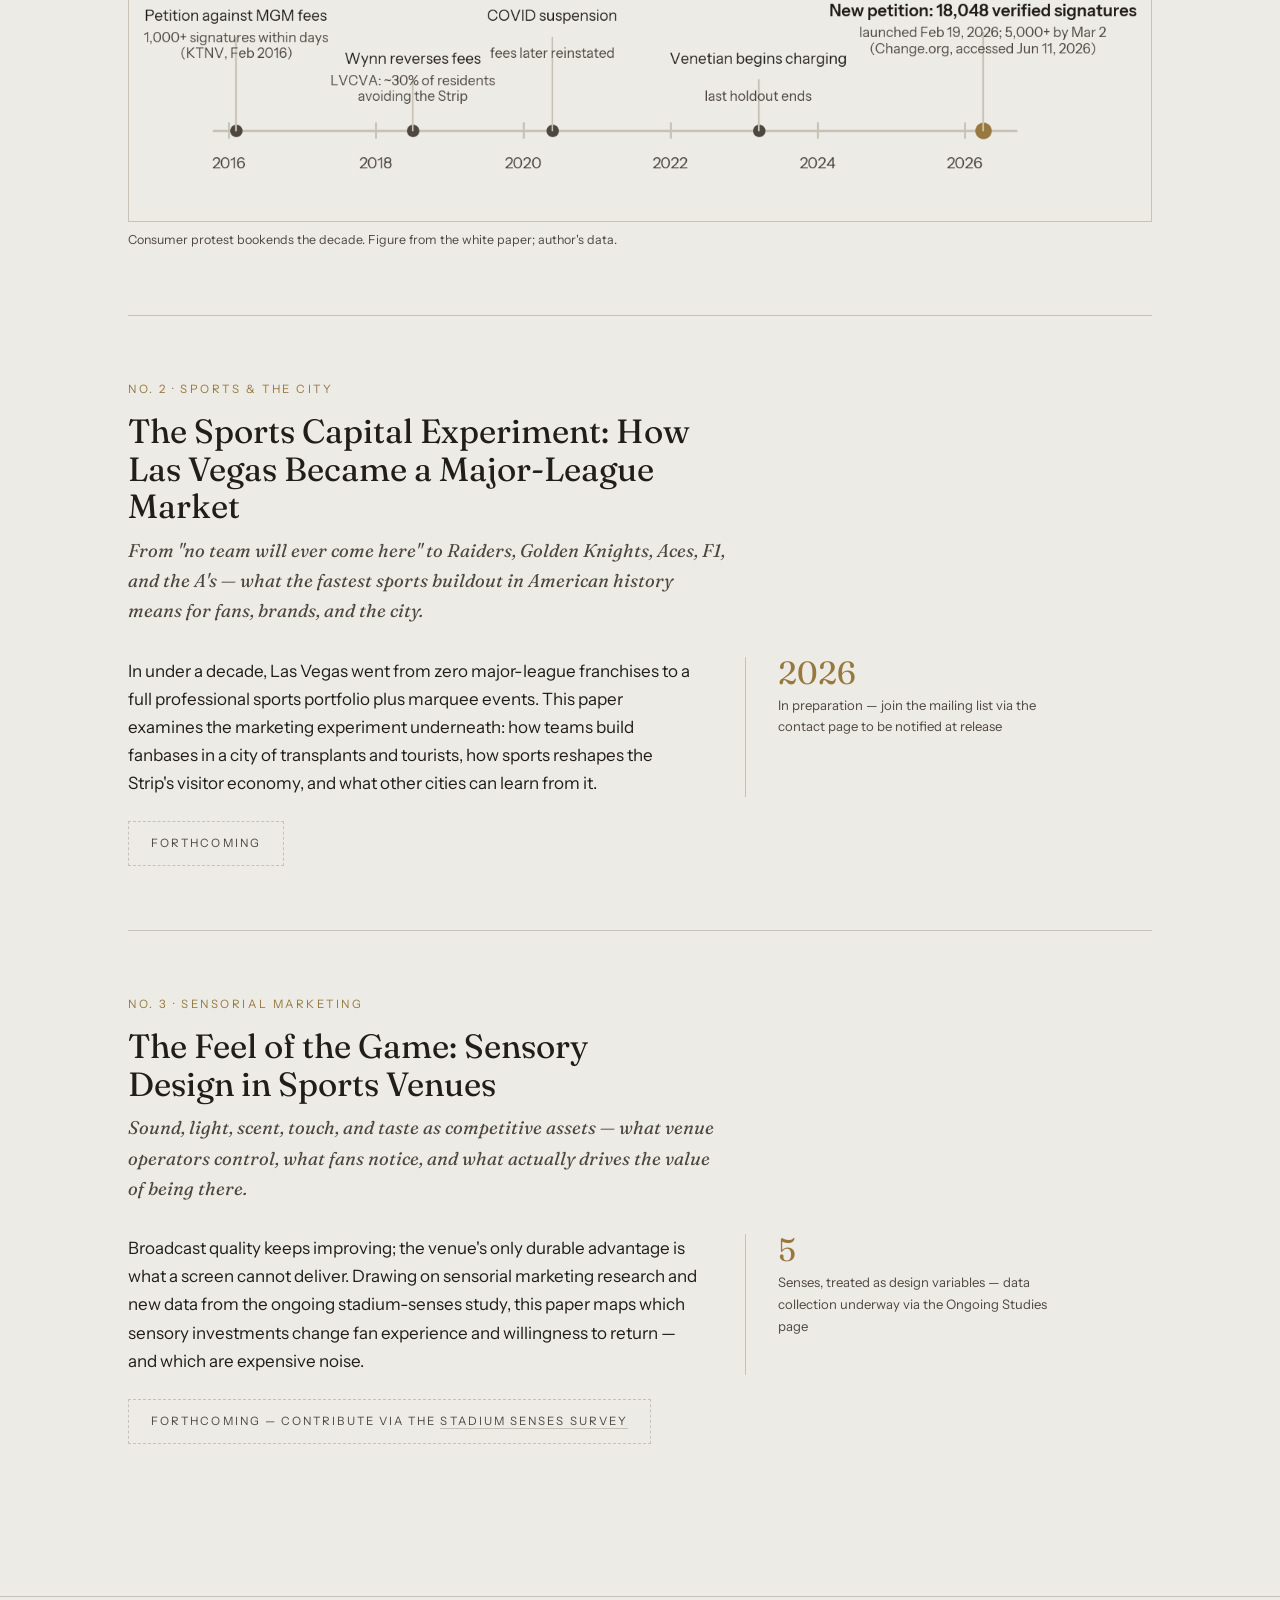
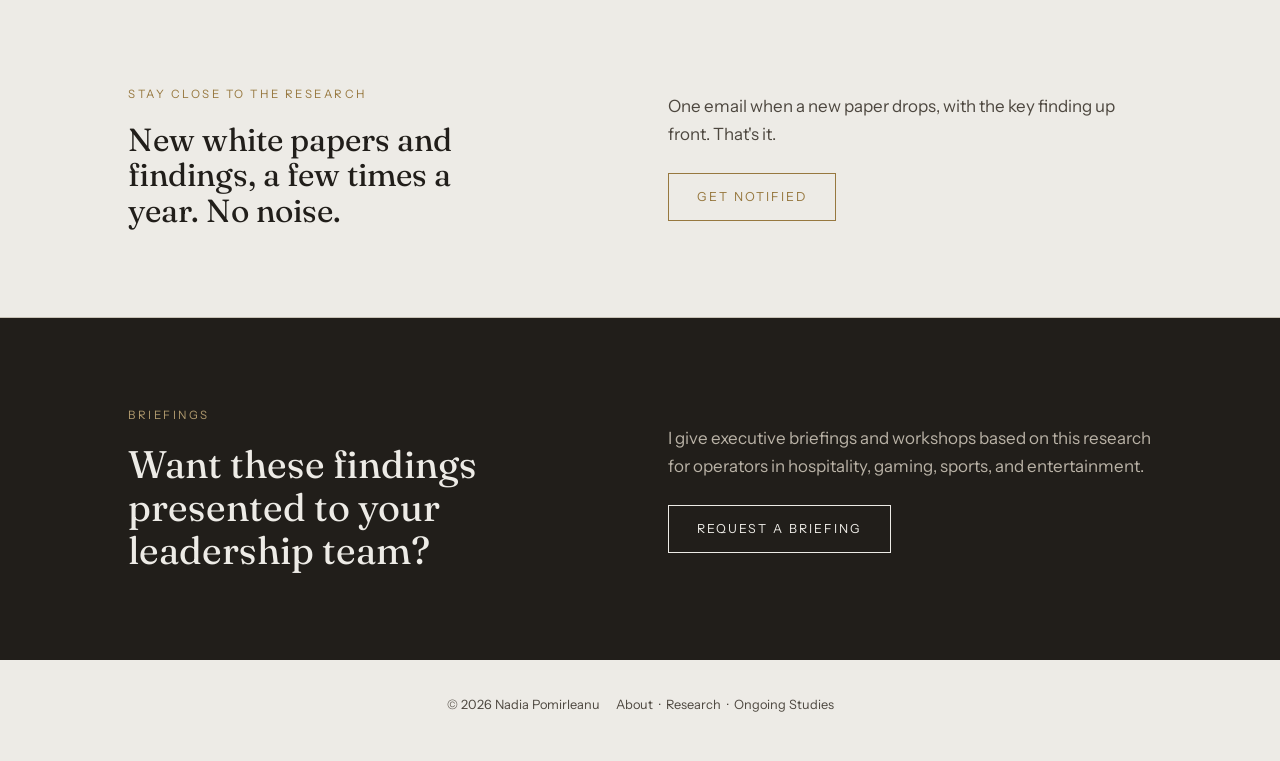
<file: white-papers.html>
<!DOCTYPE html>
<html lang="en">
<head>
<meta charset="UTF-8">
<meta name="viewport" content="width=device-width, initial-scale=1.0">
<title>White Papers — Nadia Pomirleanu, Ph.D.</title>
<meta name="description" content="Open-access white papers on Las Vegas parking pricing, Las Vegas sports, and sensory research in sports venues.">
<link rel="preconnect" href="https://fonts.googleapis.com">
<link rel="preconnect" href="https://fonts.gstatic.com" crossorigin>
<link href="https://fonts.googleapis.com/css2?family=Fraunces:ital,opsz,wght@0,9..144,300..600;1,9..144,300..600&family=Instrument+Sans:wght@400;500;600&display=swap" rel="stylesheet">
<link rel="canonical" href="https://nadiapomirleanu.com/white-papers.html">
<meta property="og:type" content="website">
<meta property="og:title" content="White Papers — Nadia Pomirleanu, Ph.D.">
<meta property="og:description" content="Open-access research on Las Vegas: ten years of Strip parking fees, the sports buildout, and sensory design in venues.">
<meta property="og:url" content="https://nadiapomirleanu.com/white-papers.html">
<meta property="og:image" content="https://nadiapomirleanu.com/og.png">
<meta name="twitter:card" content="summary_large_image">
<meta name="twitter:title" content="White Papers — Nadia Pomirleanu, Ph.D.">
<meta name="twitter:image" content="https://nadiapomirleanu.com/og.png">
<link rel="stylesheet" href="styles.css">
<script src="analytics.js" defer></script>
</head>
<body>

<header class="site">
  <div class="wrap site-bar">
    <a class="wordmark" href="index.html">Nadia Pomirleanu<span>.</span></a>
    <nav class="main">
      <a href="index.html">About</a>
      <a href="research.html">Research</a>
      <a href="ongoing.html">Ongoing Studies</a>
      <a href="white-papers.html" class="here">White Papers</a>
      <a href="press.html">Press</a>
      <a href="index.html#contact">Contact</a>
    </nav>
  </div>
</header>

<section class="hero" style="padding-bottom:64px">
  <div class="wrap">
    <p class="eyebrow">White Papers</p>
    <h1 class="display">Las Vegas research, written for the people who run Las Vegas.</h1>
    <p class="lede" style="margin-top:28px">Peer-review takes years; operators decide in quarters. This series releases findings from my Las Vegas research program in plain language, with the data and its limits stated honestly. Free to read, free to share, citation appreciated.</p>
  </div>
</section>

<section class="band" style="padding-top:40px">
  <div class="wrap">

    <article class="paper-card">
      <p class="kicker">No. 1 · Pricing &amp; Fairness</p>
      <h3>The Price of Arrival: Ten Years of Paid Parking on the Las Vegas Strip</h3>
      <p class="sub">What a decade of data says about charging for what was always free — and why the grievance never faded.</p>
      <div class="paper-grid">
        <div class="findings">
          <p>In January 2016, MGM Resorts ended six decades of free parking on the Strip. Caesars and Wynn followed within months; Wynn reversed course in 2018, citing its hospitality mission; COVID suspended fees in 2020; they returned; and by 2023, when the Venetian finally began charging, the old deal was gone everywhere. This study tracks the full arc — disruption, suspension, reinstatement, consolidation — through 50 archival sources and a decade of Nevada Gaming Control Board revenue data.</p>
          <p>The headline finding contradicts what pricing theory predicts. Standard price-fairness models expect customer grievance to fade as a new pricing norm settles in. It did not. Consumer-fairness language in public discourse nearly tripled from the introduction period to the consolidation period, while operators' own justification language never changed across ten years. A petition launched in February 2026 — ten years after the first fee — gathered more than 18,000 verified signatures within four months. Meanwhile, locals-market revenue diverged from Strip revenue faster after the fees than before.</p>
          <p>The lesson for any operator considering a free-to-fee transition: when a free amenity is part of the implicit deal customers feel they own, charging for it is not a price change — it is a covenant change, and the resentment compounds rather than decays.</p>
          <a class="btn brass" href="price-of-arrival.pdf" data-label="wp1-download">Download the white paper (PDF)</a>
        </div>
        <div class="numbers">
          <div class="n">~3×</div>
          <div class="nl">Growth in consumer-fairness language from the introduction period to the consolidation period</div>
          <div class="n">18,048</div>
          <div class="nl">Verified signatures on the 2026 petition (Change.org, June 11, 2026)</div>
          <div class="n">0</div>
          <div class="nl">Changes in operators' revenue-justification framing across the entire decade</div>
        </div>
      </div>
      <img src="fig-petition.png" alt="Timeline: consumer protest bookends the decade, from the 2016 petition against MGM fees to the 2026 petition with 18,048 verified signatures" loading="lazy" style="width:100%; border:1px solid var(--line); margin-top:28px; display:block">
      <p style="font-size:0.78rem; color:var(--ink-soft); margin-top:8px">Consumer protest bookends the decade. Figure from the white paper; author's data.</p>

      <!-- VIDEO SLOT — when you record a 2–3 min explainer of this paper,
           upload it to YouTube (unlisted is fine) and replace VIDEO_ID below.
           Until then this block stays hidden (style="display:none"). -->
      <div style="display:none; margin-top:28px">
        <div style="position:relative; padding-bottom:56.25%; height:0; border:1px solid var(--line)">
          <iframe loading="lazy" src="https://www.youtube-nocookie.com/embed/VIDEO_ID"
                  title="The Price of Arrival — 3 minute briefing"
                  style="position:absolute; inset:0; width:100%; height:100%; border:0"
                  allowfullscreen></iframe>
        </div>
        <p style="font-size:0.78rem; color:var(--ink-soft); margin-top:8px">Three-minute briefing on the findings.</p>
      </div>
    </article>

    <article class="paper-card">
      <p class="kicker">No. 2 · Sports &amp; the City</p>
      <h3>The Sports Capital Experiment: How Las Vegas Became a Major-League Market</h3>
      <p class="sub">From "no team will ever come here" to Raiders, Golden Knights, Aces, F1, and the A's — what the fastest sports buildout in American history means for fans, brands, and the city.</p>
      <div class="paper-grid">
        <div class="findings">
          <p>In under a decade, Las Vegas went from zero major-league franchises to a full professional sports portfolio plus marquee events. This paper examines the marketing experiment underneath: how teams build fanbases in a city of transplants and tourists, how sports reshapes the Strip's visitor economy, and what other cities can learn from it.</p>
        </div>
        <div class="numbers">
          <div class="n">2026</div>
          <div class="nl">In preparation — join the mailing list via the contact page to be notified at release</div>
        </div>
      </div>
      <span class="soon">Forthcoming</span>
    </article>

    <article class="paper-card">
      <p class="kicker">No. 3 · Sensorial Marketing</p>
      <h3>The Feel of the Game: Sensory Design in Sports Venues</h3>
      <p class="sub">Sound, light, scent, touch, and taste as competitive assets — what venue operators control, what fans notice, and what actually drives the value of being there.</p>
      <div class="paper-grid">
        <div class="findings">
          <p>Broadcast quality keeps improving; the venue's only durable advantage is what a screen cannot deliver. Drawing on sensorial marketing research and new data from the ongoing stadium-senses study, this paper maps which sensory investments change fan experience and willingness to return — and which are expensive noise.</p>
        </div>
        <div class="numbers">
          <div class="n">5</div>
          <div class="nl">Senses, treated as design variables — data collection underway via the Ongoing Studies page</div>
        </div>
      </div>
      <span class="soon">Forthcoming — contribute via the <a href="ongoing.html" style="border-bottom:1px solid var(--line)">stadium senses survey</a></span>
    </article>

  </div>
</section>

<section class="band">
  <div class="wrap contact-grid">
    <div>
      <p class="eyebrow">Stay close to the research</p>
      <h2 style="font-size:clamp(1.5rem,3vw,2rem); font-family:'Fraunces',serif; font-weight:420">New white papers and findings, a few times a year. No noise.</h2>
    </div>
    <div style="align-self:center">
      <p class="lede">One email when a new paper drops, with the key finding up front. That's it.</p>
      <!-- Replace # with your Substack / Buttondown / Mailchimp signup URL -->
      <a class="btn brass" href="#REPLACE-WITH-NEWSLETTER-LINK" data-newsletter data-label="wp-newsletter">Get notified</a>
    </div>
  </div>
</section>

<section class="band dark">
  <div class="wrap contact-grid">
    <div>
      <p class="eyebrow">Briefings</p>
      <h2>Want these findings presented to your leadership team?</h2>
    </div>
    <div style="align-self:center">
      <p class="lede">I give executive briefings and workshops based on this research for operators in hospitality, gaming, sports, and entertainment.</p>
      <a class="btn" href="mailto:nadia.pomirleanu@unlv.edu?subject=Briefing%20inquiry">Request a briefing</a>
    </div>
  </div>
</section>

<footer class="site">
  <div class="wrap" style="display:flex; justify-content:space-between; flex-wrap:wrap; gap:16px; padding:0 28px">
    <div>© 2026 Nadia Pomirleanu</div>
    <div><a href="index.html">About</a> &nbsp;·&nbsp; <a href="research.html">Research</a> &nbsp;·&nbsp; <a href="ongoing.html">Ongoing Studies</a></div>
  </div>
</footer>

</body>
</html>
</file>
<file: styles.css>
/* ============================================================
   Nadia Pomirleanu — personal academic site
   Tokens: limestone ground, espresso ink, muted brass accent
   Type: Fraunces (display) + Instrument Sans (body/UI)
   ============================================================ */

:root {
  --paper: #edebe6;
  --paper-deep: #e4e1da;
  --ink: #211e1a;
  --ink-soft: #4d473f;
  --brass: #97783f;
  --brass-soft: #b09a6e;
  --line: #c8c2b6;
  --line-dark: #3a352e;
  --max: 1080px;
  --measure: 64ch;
}

* { margin: 0; padding: 0; box-sizing: border-box; }

html { scroll-behavior: smooth; }
@media (prefers-reduced-motion: reduce) {
  html { scroll-behavior: auto; }
  * { animation: none !important; transition: none !important; }
}

body {
  background: var(--paper);
  color: var(--ink);
  font-family: "Instrument Sans", -apple-system, sans-serif;
  font-size: 17px;
  line-height: 1.65;
  -webkit-font-smoothing: antialiased;
}

a { color: inherit; text-decoration: none; }
a:focus-visible, button:focus-visible {
  outline: 2px solid var(--brass);
  outline-offset: 3px;
}

.wrap { max-width: var(--max); margin: 0 auto; padding: 0 28px; }

/* ---------- header ---------- */
header.site {
  border-bottom: 1px solid var(--line);
}
.site-bar {
  display: flex; align-items: baseline; justify-content: space-between;
  padding: 26px 0;
  gap: 24px; flex-wrap: wrap;
}
.wordmark {
  font-family: "Fraunces", serif;
  font-size: 1.15rem;
  font-weight: 500;
  letter-spacing: 0.01em;
}
.wordmark span { color: var(--brass); }
nav.main { display: flex; gap: 28px; flex-wrap: wrap; }
nav.main a {
  font-size: 0.78rem;
  letter-spacing: 0.14em;
  text-transform: uppercase;
  color: var(--ink-soft);
  padding-bottom: 3px;
  border-bottom: 1px solid transparent;
}
nav.main a:hover { color: var(--ink); }
nav.main a.here { color: var(--ink); border-bottom-color: var(--brass); }

/* ---------- shared atoms ---------- */
.eyebrow {
  font-size: 0.72rem;
  letter-spacing: 0.22em;
  text-transform: uppercase;
  color: var(--brass);
  margin-bottom: 18px;
}
.rule-double {
  border: 0;
  border-top: 1px solid var(--line);
  position: relative;
  margin: 0;
}
.rule-double::after {
  content: "";
  position: absolute; left: 0; right: 0; top: 3px;
  border-top: 1px solid var(--line);
}

h1, h2, h3 { font-family: "Fraunces", serif; font-weight: 420; line-height: 1.12; }
.display {
  font-size: clamp(2.3rem, 5.4vw, 4.1rem);
  letter-spacing: -0.012em;
  max-width: 22ch;
}
.display em, .q em { font-style: italic; }

.lede {
  max-width: var(--measure);
  font-size: 1.06rem;
  color: var(--ink-soft);
}

section.band { padding: 88px 0; }
section.band + section.band { border-top: 1px solid var(--line); }

.band-head { display: grid; grid-template-columns: 220px 1fr; gap: 36px; margin-bottom: 52px; }
.band-head h2 { font-size: clamp(1.6rem, 3vw, 2.2rem); }
@media (max-width: 760px) { .band-head { grid-template-columns: 1fr; gap: 8px; } }

/* ---------- hero ---------- */
.hero { padding: 110px 0 96px; }
.hero .ident {
  display: grid; grid-template-columns: 1.4fr 1fr; gap: 56px; align-items: end;
}
@media (max-width: 860px) { .hero .ident { grid-template-columns: 1fr; } }
.hero .lede { margin-top: 30px; }
.facts { border-left: 1px solid var(--line); padding-left: 32px; }
.facts dt {
  font-size: 0.7rem; letter-spacing: 0.2em; text-transform: uppercase;
  color: var(--brass); margin-top: 22px;
}
.facts dt:first-child { margin-top: 0; }
.facts dd { font-size: 0.95rem; color: var(--ink-soft); margin-top: 4px; }

/* ---------- dark band ---------- */
.band.dark {
  background: var(--ink);
  color: var(--paper);
  border-top: none;
}
.band.dark .eyebrow { color: var(--brass-soft); }
.band.dark .lede { color: #b9b2a6; }
.band.dark .rule-double, .band.dark .rule-double::after { border-color: var(--line-dark); }

/* ---------- cards / entries ---------- */
.q {
  font-family: "Fraunces", serif;
  font-style: italic;
  font-weight: 400;
  font-size: clamp(1.35rem, 2.6vw, 1.8rem);
  line-height: 1.25;
  max-width: 28ch;
}
.entry { padding: 56px 0; border-top: 1px solid var(--line); display: grid; grid-template-columns: 1fr 1fr; gap: 48px; }
.entry:first-of-type { border-top: none; }
@media (max-width: 860px) { .entry { grid-template-columns: 1fr; gap: 20px; } }
.entry .meta { margin-top: 22px; font-size: 0.86rem; color: var(--ink-soft); max-width: 46ch; }
.entry .meta strong { font-weight: 600; color: var(--ink); }
.entry .body p + p { margin-top: 14px; }
.entry .body .label {
  font-size: 0.7rem; letter-spacing: 0.2em; text-transform: uppercase;
  color: var(--brass); display: block; margin-bottom: 8px;
}
.entry .body .practice { margin-top: 26px; }

/* ---------- pillars (landing) ---------- */
.pillars { display: grid; grid-template-columns: repeat(3, 1fr); gap: 1px; background: var(--line); border: 1px solid var(--line); }
@media (max-width: 860px) { .pillars { grid-template-columns: 1fr; } }
.pillar { background: var(--paper); padding: 40px 32px; display: flex; flex-direction: column; gap: 14px; }
.pillar h3 { font-size: 1.3rem; }
.pillar p { font-size: 0.95rem; color: var(--ink-soft); }
.pillar a.more { font-size: 0.78rem; letter-spacing: 0.14em; text-transform: uppercase; color: var(--brass); margin-top: auto; }
.pillar a.more:hover { color: var(--ink); }

/* ---------- survey cards ---------- */
.study { border: 1px solid var(--line); padding: 44px 40px; margin-top: 36px; display: grid; grid-template-columns: 1.5fr 1fr; gap: 44px; background: var(--paper); }
.study:first-of-type { margin-top: 0; }
@media (max-width: 860px) { .study { grid-template-columns: 1fr; padding: 32px 24px; } }
.study h3 { font-size: 1.45rem; max-width: 24ch; }
.study .desc { margin-top: 14px; font-size: 0.97rem; color: var(--ink-soft); max-width: 52ch; }
.study .aside { border-left: 1px solid var(--line); padding-left: 32px; font-size: 0.88rem; color: var(--ink-soft); }
@media (max-width: 860px) { .study .aside { border-left: none; padding-left: 0; border-top: 1px solid var(--line); padding-top: 18px; } }
.study .aside b { display: block; font-size: 0.7rem; letter-spacing: 0.2em; text-transform: uppercase; color: var(--brass); font-weight: 600; margin-bottom: 6px; margin-top: 16px; }
.study .aside b:first-child { margin-top: 0; }

.btn {
  display: inline-block;
  margin-top: 24px;
  padding: 13px 28px;
  border: 1px solid var(--ink);
  font-size: 0.78rem; letter-spacing: 0.16em; text-transform: uppercase;
  transition: background 0.18s, color 0.18s;
}
.btn:hover { background: var(--ink); color: var(--paper); }
.btn.brass { border-color: var(--brass); color: var(--brass); }
.btn.brass:hover { background: var(--brass); color: var(--paper); }
.band.dark .btn { border-color: var(--paper); }
.band.dark .btn:hover { background: var(--paper); color: var(--ink); }
.soon {
  display: inline-block; margin-top: 24px;
  font-size: 0.72rem; letter-spacing: 0.18em; text-transform: uppercase;
  color: var(--ink-soft); border: 1px dashed var(--line); padding: 12px 22px;
}

/* ---------- white papers ---------- */
.paper-card { border-top: 1px solid var(--line); padding: 64px 0; }
.paper-card:first-of-type { border-top: none; }
.paper-card .kicker { font-size: 0.72rem; letter-spacing: 0.22em; text-transform: uppercase; color: var(--brass); margin-bottom: 14px; }
.paper-card h3 { font-size: clamp(1.6rem, 3vw, 2.1rem); max-width: 26ch; }
.paper-card .sub { font-family: "Fraunces", serif; font-style: italic; font-size: 1.15rem; color: var(--ink-soft); margin-top: 10px; max-width: 50ch; }
.paper-grid { display: grid; grid-template-columns: 1.4fr 1fr; gap: 48px; margin-top: 30px; }
@media (max-width: 860px) { .paper-grid { grid-template-columns: 1fr; } }
.paper-grid .findings p + p { margin-top: 12px; }
.numbers { border-left: 1px solid var(--line); padding-left: 32px; }
.numbers .n { font-family: "Fraunces", serif; font-size: 2rem; color: var(--brass); line-height: 1; }
.numbers .nl { font-size: 0.82rem; color: var(--ink-soft); margin: 6px 0 24px; max-width: 30ch; }

/* ---------- contact / footer ---------- */
.contact-grid { display: grid; grid-template-columns: 1fr 1fr; gap: 56px; }
@media (max-width: 860px) { .contact-grid { grid-template-columns: 1fr; } }
.contact-grid h2 { font-size: clamp(1.7rem, 3.4vw, 2.4rem); max-width: 18ch; }
.contact-list { list-style: none; margin-top: 8px; }
.contact-list li { padding: 18px 0; border-bottom: 1px solid var(--line-dark); font-size: 0.95rem; display: flex; justify-content: space-between; gap: 20px; flex-wrap: wrap; }
.contact-list span { color: #b9b2a6; font-size: 0.72rem; letter-spacing: 0.2em; text-transform: uppercase; padding-top: 3px; }
.contact-list a:hover { color: var(--brass-soft); }

footer.site {
  border-top: 1px solid var(--line);
  padding: 34px 0 46px;
  font-size: 0.8rem; color: var(--ink-soft);
  display: flex; justify-content: space-between; gap: 16px; flex-wrap: wrap;
}
.band.dark + footer.site { border-top: none; }
footer.site a:hover { color: var(--brass); }
</file>
